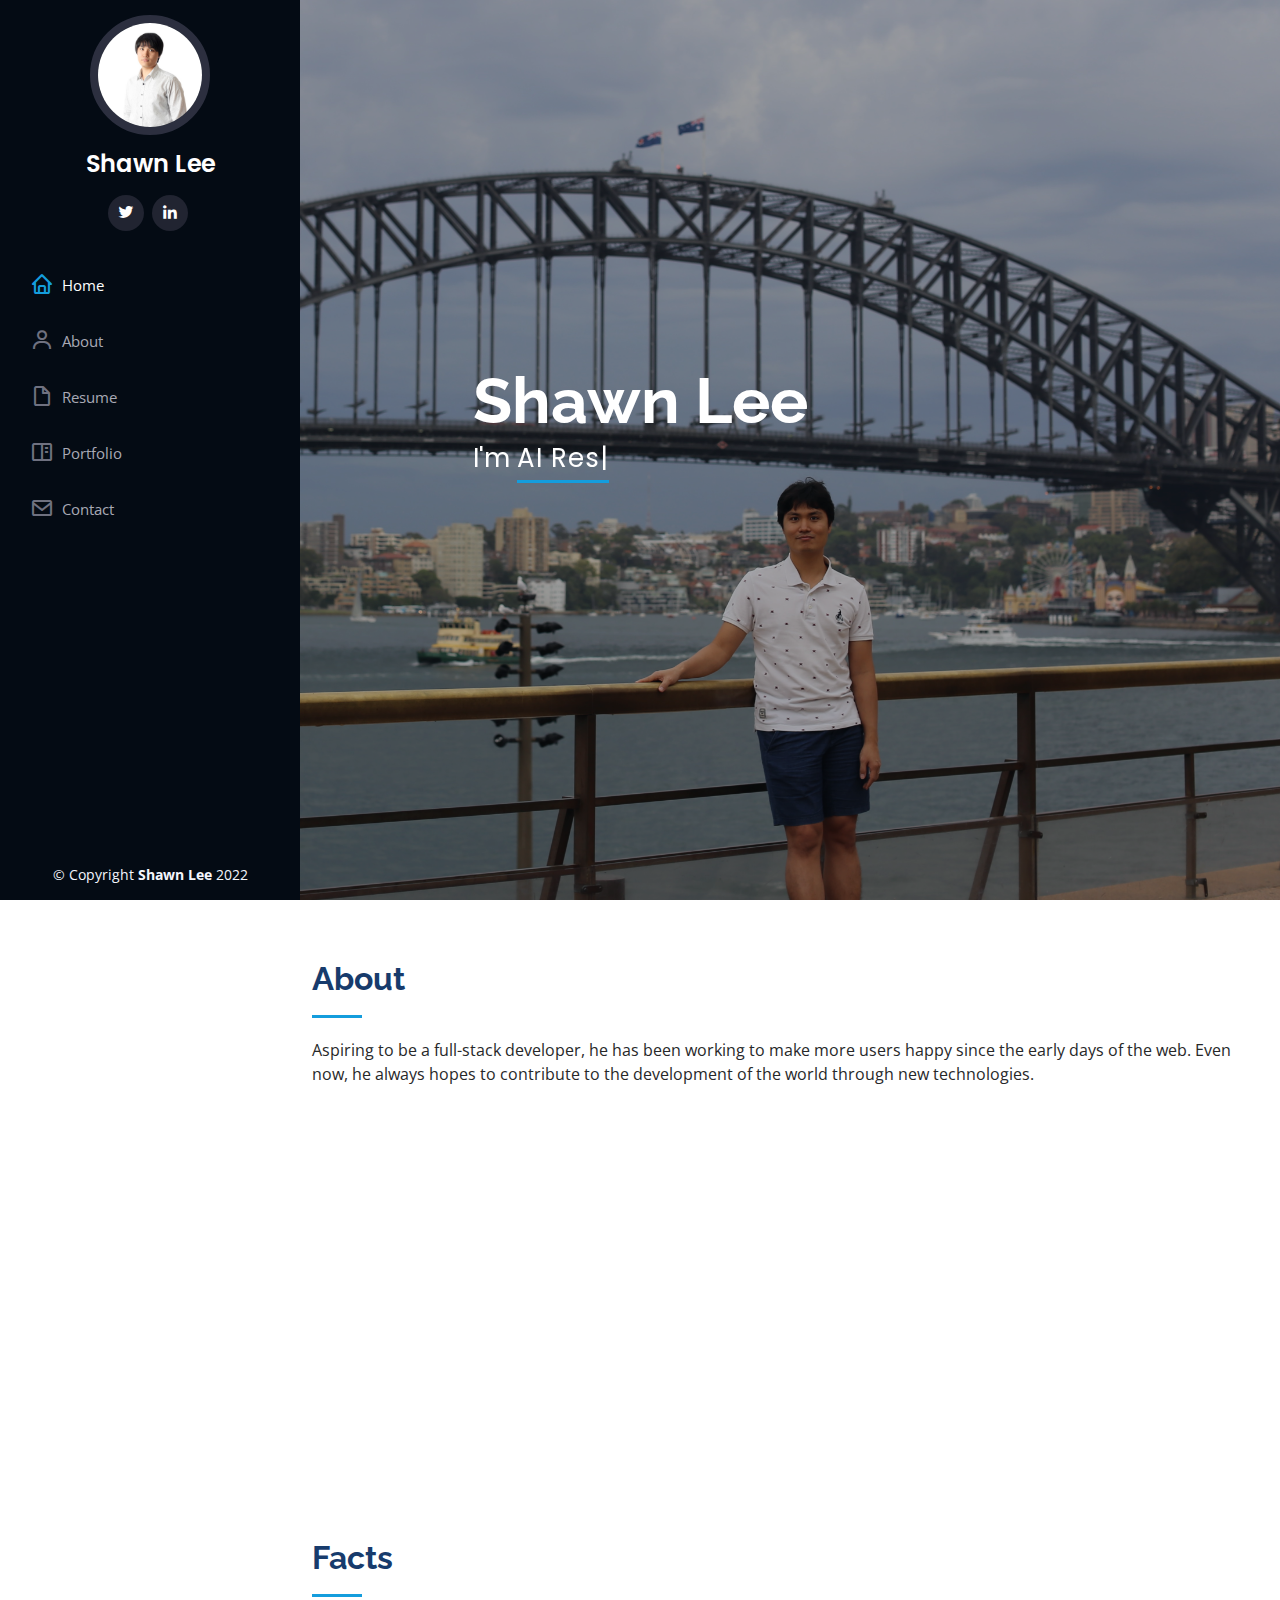
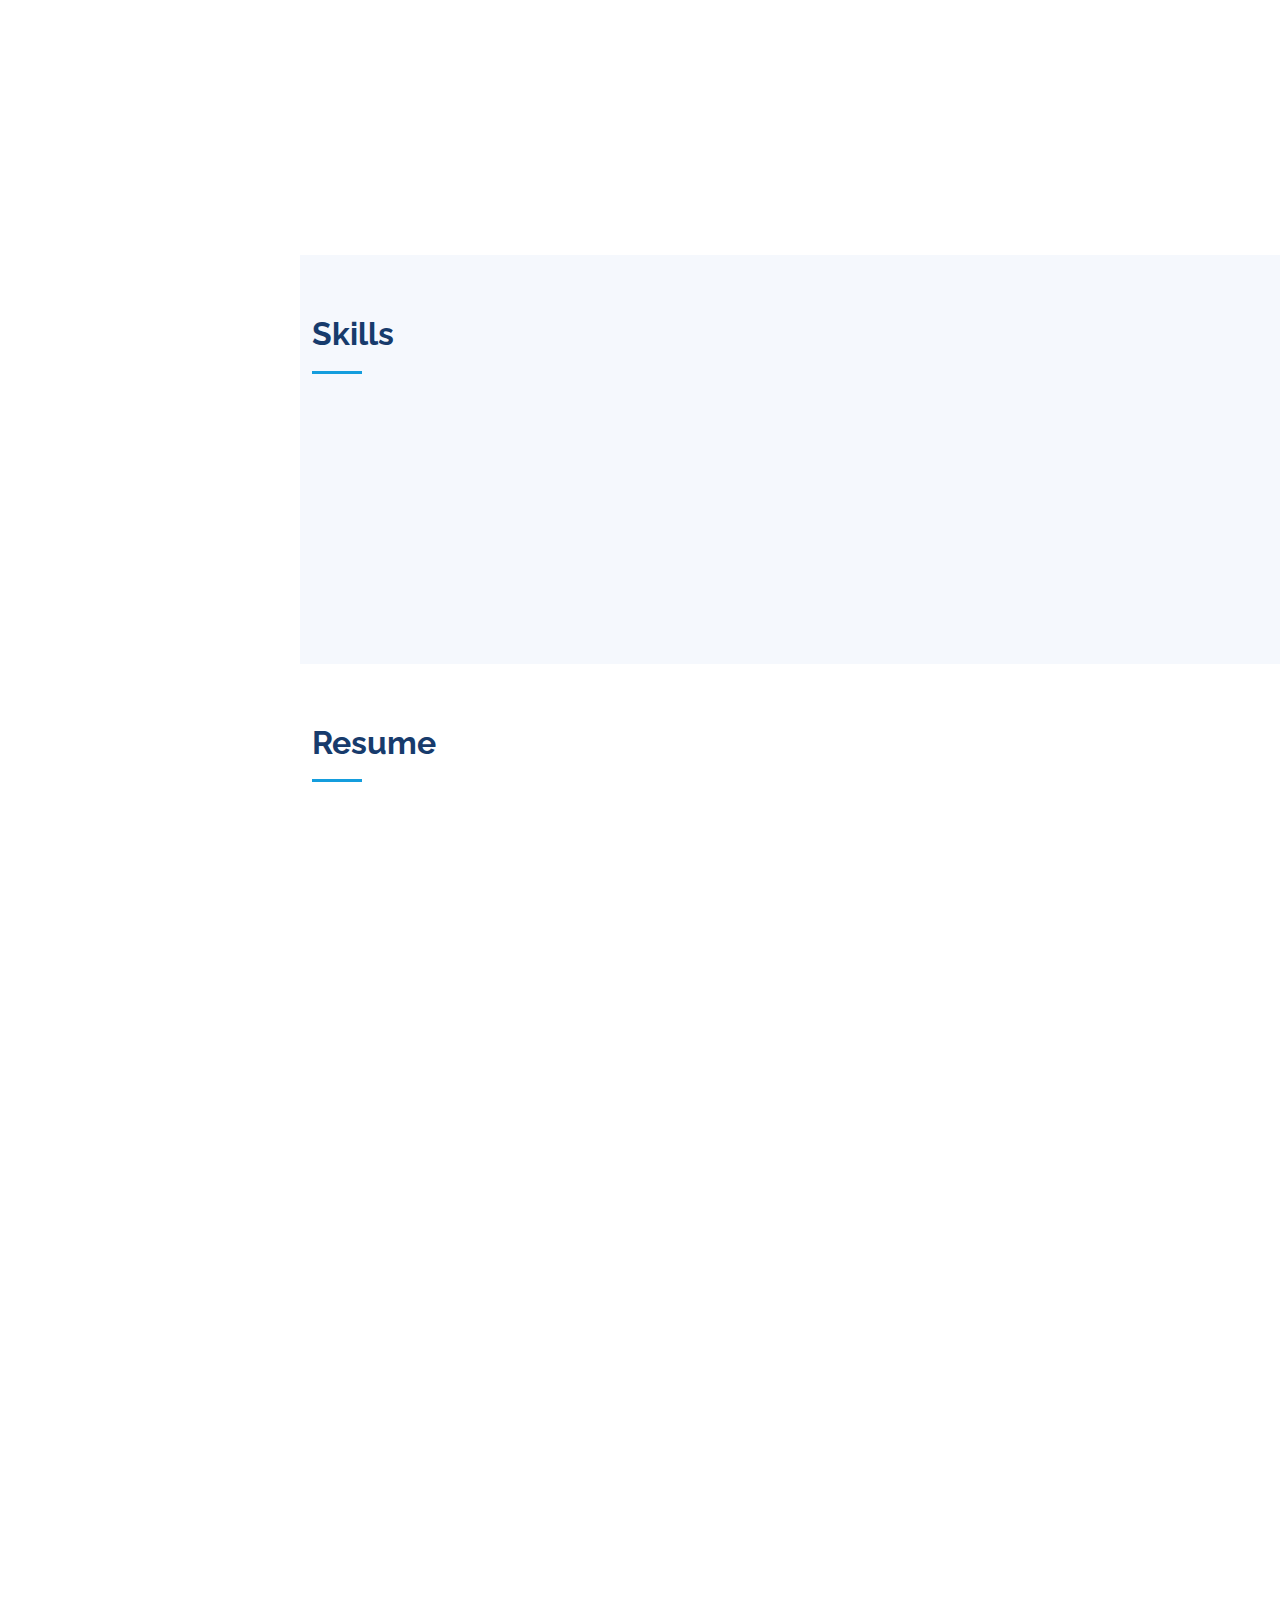
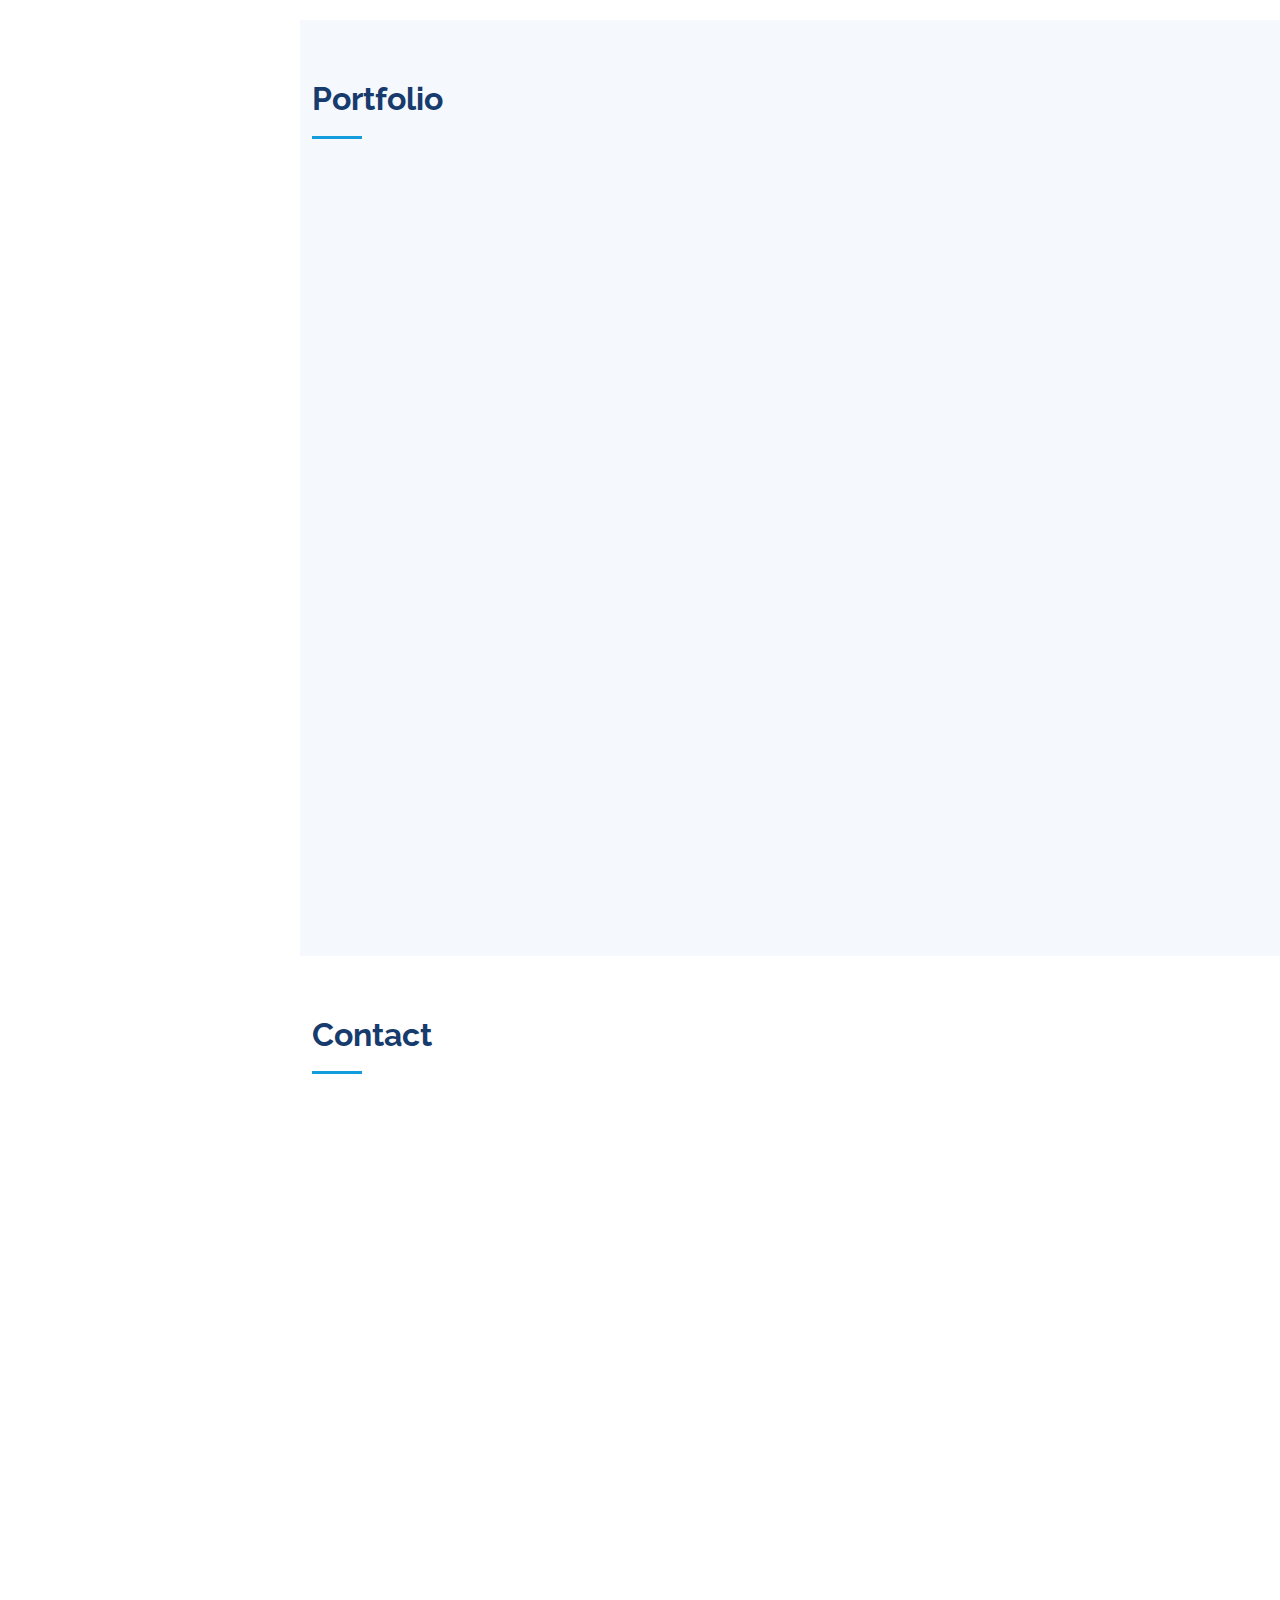
<file: portfolio/index.html>
<!DOCTYPE html>
<html lang="en">

<head>
  <meta charset="utf-8">
  <meta content="width=device-width, initial-scale=1.0" name="viewport">

  <title>Portfolio, Shawn Lee</title>
  <meta content="" name="description">
  <meta content="" name="keywords">

  <!-- Favicons -->
  <link href="assets/img/favicon.png" rel="icon">
  <link href="assets/img/apple-touch-icon.png" rel="apple-touch-icon">

  <!-- Google Fonts -->
  <link href="https://fonts.googleapis.com/css?family=Open+Sans:300,300i,400,400i,600,600i,700,700i|Raleway:300,300i,400,400i,500,500i,600,600i,700,700i|Poppins:300,300i,400,400i,500,500i,600,600i,700,700i" rel="stylesheet">

  <!-- Vendor CSS Files -->
  <link href="assets/vendor/aos/aos.css" rel="stylesheet">
  <link href="assets/vendor/bootstrap/css/bootstrap.min.css" rel="stylesheet">
  <link href="assets/vendor/bootstrap-icons/bootstrap-icons.css" rel="stylesheet">
  <link href="assets/vendor/boxicons/css/boxicons.min.css" rel="stylesheet">
  <link href="assets/vendor/glightbox/css/glightbox.min.css" rel="stylesheet">
  <link href="assets/vendor/swiper/swiper-bundle.min.css" rel="stylesheet">

  <!-- Template Main CSS File -->
  <link href="assets/css/style.css" rel="stylesheet">
</head>

<body>

  <!-- ======= Mobile nav toggle button ======= -->
  <i class="bi bi-list mobile-nav-toggle d-xl-none"></i>

  <!-- ======= Header ======= -->
  <header id="header">
    <div class="d-flex flex-column">

      <div class="profile">
        <img src="assets/img/profile-img.jpg" alt="" class="img-fluid rounded-circle">
        <h1 class="text-light"><a href="index.html">Shawn Lee</a></h1>
        <div class="social-links mt-3 text-center">
          <a href="https://twitter.com/amarese" class="twitter" target="_blank"><i class="bx bxl-twitter"></i></a>
          <a href="https://www.linkedin.com/in/shawn-lee-895423a9/" class="linkedin" target="_blank"><i class="bx bxl-linkedin"></i></a>
        </div>
      </div>

      <nav id="navbar" class="nav-menu navbar">
        <ul>
          <li><a href="#hero" class="nav-link scrollto active"><i class="bx bx-home"></i> <span>Home</span></a></li>
          <li><a href="#about" class="nav-link scrollto"><i class="bx bx-user"></i> <span>About</span></a></li>
          <li><a href="#resume" class="nav-link scrollto"><i class="bx bx-file-blank"></i> <span>Resume</span></a></li>
          <li><a href="#portfolio" class="nav-link scrollto"><i class="bx bx-book-content"></i> <span>Portfolio</span></a></li>
          <li><a href="#contact" class="nav-link scrollto"><i class="bx bx-envelope"></i> <span>Contact</span></a></li>
        </ul>
      </nav><!-- .nav-menu -->
    </div>
  </header><!-- End Header -->

  <!-- ======= Hero Section ======= -->
  <section id="hero" class="d-flex flex-column justify-content-center align-items-center">
    <div class="hero-container" data-aos="fade-in">
      <h1>Shawn Lee</h1>
      <p>I'm <span class="typed" data-typed-items="AI Researcher, Vision Engineer, Web Developer, Traveller"></span></p>
    </div>
  </section><!-- End Hero -->

  <main id="main">

    <!-- ======= About Section ======= -->
    <section id="about" class="about">
      <div class="container">

        <div class="section-title">
          <h2>About</h2>
          <p>Aspiring to be a full-stack developer, he has been working to make more users happy since the early days of the web. Even now, he always hopes to contribute to the development of the world through new technologies.</p>
        </div>

        <div class="row">
          <div class="col-lg-4" data-aos="fade-right">
            <img src="assets/img/profile-img.jpg" class="img-fluid" alt="">
          </div>
          <div class="col-lg-8 pt-4 pt-lg-0 content" data-aos="fade-left">
            <h3>Vision AI &amp; Web Developer.</h3>
            <p class="fst-italic">
              Worked 10 years as web developer, 5 years as api developer, now as Vision Engineer.
            </p>
            <div class="row">
              <div class="col-lg-6">
                <ul>
                  <li><i class="bi bi-chevron-right"></i> <strong>Birthday:</strong> <span>27 Apr</span></li>
                  <li><i class="bi bi-chevron-right"></i> <strong>Email:</strong> <span>amarese@</span></li>
                  <li><i class="bi bi-chevron-right"></i> <strong>City:</strong> <span>Seongnam-si, Gyeonggi-do, Korea</span></li>
                </ul>
              </div>
              <div class="col-lg-6">
                <ul>
                  <li><i class="bi bi-chevron-right"></i> <strong>Degree:</strong> <span>BA</span></li>
                  <li><i class="bi bi-chevron-right"></i> <strong>Major:</strong> <span>Electronic Engineering</span></li>
                  <li><i class="bi bi-chevron-right"></i> <strong>Univ.:</strong> <span>Seoul National University</span></li>
                </ul>
              </div>
            </div>
            <p>
              Major language is python, javascript, java and so on.
            </p>
          </div>
        </div>

      </div>
    </section><!-- End About Section -->

    <!-- ======= Facts Section ======= -->
    <section id="facts" class="facts">
      <div class="container">

        <div class="section-title">
          <h2>Facts</h2>
        </div>

        <div class="row no-gutters">

          <div class="col-lg-3 col-md-6 d-md-flex align-items-md-stretch" data-aos="fade-up">
            <div class="count-box">
              <i class="bi bi-calendar"></i>
              <span data-purecounter-start="0" data-purecounter-end="15" data-purecounter-duration="1" class="purecounter"></span>
              <p><strong>Years worked</strong> at single company</p>
            </div>
          </div>

          <div class="col-lg-3 col-md-6 d-md-flex align-items-md-stretch" data-aos="fade-up" data-aos-delay="100">
            <div class="count-box">
              <i class="bi bi-journal-richtext"></i>
              <span data-purecounter-start="0" data-purecounter-end="8" data-purecounter-duration="1" class="purecounter"></span>
              <p><strong>Projects</strong> enrolled on launching</p>
            </div>
          </div>

          <div class="col-lg-3 col-md-6 d-md-flex align-items-md-stretch" data-aos="fade-up" data-aos-delay="200">
            <div class="count-box">
              <i class="bi bi-headset"></i>
              <span data-purecounter-start="0" data-purecounter-end="32" data-purecounter-duration="1" class="purecounter"></span>
              <p><strong>Services</strong> as sustainer</p>
            </div>
          </div>

          <div class="col-lg-3 col-md-6 d-md-flex align-items-md-stretch" data-aos="fade-up" data-aos-delay="300">
            <div class="count-box">
              <i class="bi bi-people"></i>
              <span data-purecounter-start="0" data-purecounter-end="1000" data-purecounter-duration="1" class="purecounter"></span>
              <p><strong>Co-workers</strong> (much more than) </p>
            </div>
          </div>

        </div>

      </div>
    </section><!-- End Facts Section -->

    <!-- ======= Skills Section ======= -->
    <section id="skills" class="skills section-bg">
      <div class="container">

        <div class="section-title">
          <h2>Skills</h2>
        </div>

        <div class="row skills-content">

          <div class="col-lg-6" data-aos="fade-up">

            <div class="progress">
              <span class="skill">Python <i class="val">100%</i></span>
              <div class="progress-bar-wrap">
                <div class="progress-bar" role="progressbar" aria-valuenow="100" aria-valuemin="0" aria-valuemax="100"></div>
              </div>
            </div>

            <div class="progress">
              <span class="skill">Java <i class="val">100%</i></span>
              <div class="progress-bar-wrap">
                <div class="progress-bar" role="progressbar" aria-valuenow="100" aria-valuemin="0" aria-valuemax="100"></div>
              </div>
            </div>

            <div class="progress">
              <span class="skill">JavaScript <i class="val">80%</i></span>
              <div class="progress-bar-wrap">
                <div class="progress-bar" role="progressbar" aria-valuenow="80" aria-valuemin="0" aria-valuemax="100"></div>
              </div>
            </div>

          </div>

          <div class="col-lg-6" data-aos="fade-up" data-aos-delay="100">

            <div class="progress">
              <span class="skill">C <i class="val">80%</i></span>
              <div class="progress-bar-wrap">
                <div class="progress-bar" role="progressbar" aria-valuenow="80" aria-valuemin="0" aria-valuemax="100"></div>
              </div>
            </div>

            <div class="progress">
              <span class="skill">Lua <i class="val">40%</i></span>
              <div class="progress-bar-wrap">
                <div class="progress-bar" role="progressbar" aria-valuenow="40" aria-valuemin="0" aria-valuemax="100"></div>
              </div>
            </div>

            <div class="progress">
              <span class="skill">GL Shader <i class="val">55%</i></span>
              <div class="progress-bar-wrap">
                <div class="progress-bar" role="progressbar" aria-valuenow="55" aria-valuemin="0" aria-valuemax="100"></div>
              </div>
            </div>

          </div>

        </div>

      </div>
    </section><!-- End Skills Section -->

    <!-- ======= Resume Section ======= -->
    <section id="resume" class="resume">
      <div class="container">

        <div class="section-title">
          <h2>Resume</h2>
        </div>

        <div class="row">
          <div class="col-lg-6" data-aos="fade-up">
            <h3 class="resume-title">Sumary</h3>
            <div class="resume-item pb-0">
              <h4>Shawn Lee</h4>
              <p><em>Born in Seoul</em></p>
              <ul>
                <li>Lives in Seongnam-si</li>
                <li>amarese@</li>
              </ul>
            </div>

            <h3 class="resume-title">Education</h3>
            <div class="resume-item">
              <h4>Bachelor of Electronic Engineering</h4>
              <h5>2001 - 2008</h5>
              <p><em>Seoul National University</em></p>
            </div>
          </div>
          <div class="col-lg-6" data-aos="fade-up" data-aos-delay="100">
            <h3 class="resume-title">Professional Experience</h3>
            <div class="resume-item">
              <h4>Snow Corporation</h4>
              <h5>2016 - Present</h5>
              <ul>
                <li>Snow, B612, Stickerly</li>
                <li>python, java, lua</li>
              </ul>
            </div>
            <div class="resume-item">
              <h4>Camp Mobile</h4>
              <h5>2013 - 2016</h5>
              <ul>
                <li>Band, Dodol, Snow</li>
                <li>java, kotlin, swift</li>
              </ul>
            </div>
            <div class="resume-item">
              <h4>Naver Corporation</h4>
              <h5>2008 - 2013</h5>
              <ul>
                <li>Blog, Band</li>
                <li>java, python, objective-c</li>
              </ul>
            </div>
            <div class="resume-item">
              <h4>Naver Corporation</h4>
              <h5>2004 - 2006</h5>
              <ul>
                <li>Knowledge-iN, Dictionary</li>
                <li>PHP, c++, java</li>
              </ul>
            </div>
          </div>
        </div>

      </div>
    </section><!-- End Resume Section -->

    <!-- ======= Portfolio Section ======= -->
    <section id="portfolio" class="portfolio section-bg">
      <div class="container">

        <div class="section-title">
          <h2>Portfolio</h2>
        </div>

        <div class="row" data-aos="fade-up">
          <div class="col-lg-12 d-flex justify-content-center">
            <ul id="portfolio-flters">
              <li data-filter="*" class="filter-active">All</li>
              <li data-filter=".filter-web">Web</li>
              <li data-filter=".filter-app">App</li>
              <li data-filter=".filter-vision">Vision</li>
            </ul>
          </div>
        </div>

        <div class="row portfolio-container" data-aos="fade-up" data-aos-delay="100">

          <div class="col-lg-4 col-md-6 portfolio-item filter-web">
            <div class="portfolio-wrap">
              <img src="assets/img/portfolio/dic.png" class="img-fluid" alt="">
              <div class="portfolio-links">
                <a href="assets/img/portfolio/dic.png" data-gallery="portfolioGallery" class="portfolio-lightbox" title="Naver Dictionary"><i class="bx bx-plus"></i></a>
                <a href="https://dict.naver.com/" title="More Details"><i class="bx bx-link"></i></a>
              </div>
            </div>
          </div>

          <div class="col-lg-4 col-md-6 portfolio-item filter-web">
            <div class="portfolio-wrap">
              <img src="assets/img/portfolio/kin.png" class="img-fluid" alt="">
              <div class="portfolio-links">
                <a href="assets/img/portfolio/kin.png" data-gallery="portfolioGallery" class="portfolio-lightbox" title="Knowledge iN"><i class="bx bx-plus"></i></a>
                <a href="https://kin.naver.com/" title="More Details"><i class="bx bx-link"></i></a>
              </div>
            </div>
          </div>

          <div class="col-lg-4 col-md-6 portfolio-item filter-web filter-app">
            <div class="portfolio-wrap">
              <img src="assets/img/portfolio/blog.png" class="img-fluid" alt="">
              <div class="portfolio-links">
                <a href="assets/img/portfolio/blog.png" data-gallery="portfolioGallery" class="portfolio-lightbox" title="Blog, log your life."><i class="bx bx-plus"></i></a>
                <a href="https://section.blog.naver.com/" title="More Details"><i class="bx bx-link"></i></a>
              </div>
            </div>
          </div>

          <div class="col-lg-4 col-md-6 portfolio-item filter-app">
            <div class="portfolio-wrap">
              <img src="assets/img/portfolio/band.png" class="img-fluid" alt="">
              <div class="portfolio-links">
                <a href="assets/img/portfolio/band.png" data-gallery="portfolioGallery" class="portfolio-lightbox" title="Band, Where Leaders Communicate Better"><i class="bx bx-plus"></i></a>
                <a href="https://band.us" title="More Details"><i class="bx bx-link"></i></a>
              </div>
            </div>
          </div>

          <div class="col-lg-4 col-md-6 portfolio-item filter-app filter-vision">
            <div class="portfolio-wrap">
              <img src="assets/img/portfolio/snow.png" class="img-fluid" alt="">
              <div class="portfolio-links">
                <a href="assets/img/portfolio/snow.png" data-gallery="portfolioGallery" class="portfolio-lightbox" title="Snow, Make every moment special"><i class="bx bx-plus"></i></a>
                <a href="https://snow.me/" title="More Details"><i class="bx bx-link"></i></a>
              </div>
            </div>
          </div>

          <div class="col-lg-4 col-md-6 portfolio-item filter-vision">
            <div class="portfolio-wrap">
              <img src="assets/img/portfolio/b612.png" class="img-fluid" alt="">
              <div class="portfolio-links">
                <a href="assets/img/portfolio/b612.png" data-gallery="portfolioGallery" class="portfolio-lightbox" title="B612 Camera, Make each memory even more special. Beauty & Filter Camera"><i class="bx bx-plus"></i></a>
                <a href="https://b612.snow.me/" title="More Details"><i class="bx bx-link"></i></a>
              </div>
            </div>
          </div>
        </div>

      </div>
    </section><!-- End Portfolio Section -->

    <!-- ======= Contact Section ======= -->
    <section id="contact" class="contact">
      <div class="container">

        <div class="section-title">
          <h2>Contact</h2>
        </div>

        <div class="row" data-aos="fade-in">

          <div class="col-lg-5 d-flex align-items-stretch">
            <div class="info">
              <div class="address">
                <i class="bi bi-geo-alt"></i>
                <h4>Location:</h4>
                <p>131, Bundangnaegok-ro, Bundang-gu, Seongnam-si, Gyeonggi-do, 13529, Korea</p>
              </div>

              <div class="email">
                <i class="bi bi-envelope"></i>
                <h4>Email:</h4>
                <p>amarese@</p>
              </div>

              <iframe src="https://www.google.com/maps/embed?pb=!1m18!1m12!1m3!1d202718.81285927238!2d126.89427924081251!3d37.449353005971325!2m3!1f0!2f0!3f0!3m2!1i1024!2i768!4f13.1!3m3!1m2!1s0x357b59177658f9d3%3A0xca694e1f685712bb!2sTech%201%20tower!5e0!3m2!1sko!2skr!4v1664639358861!5m2!1sko!2skr" frameborder="0" style="border:0; width: 100%; height: 290px;" allowfullscreen></iframe>
            </div>

          </div>

          <div class="col-lg-7 mt-5 mt-lg-0 d-flex align-items-stretch">
            <form action="forms/contact.php" method="post" role="form" class="php-email-form">
              <div class="row">
                <div class="form-group col-md-6">
                  <label for="name">Your Name</label>
                  <input type="text" name="name" class="form-control" id="name" required>
                </div>
                <div class="form-group col-md-6">
                  <label for="name">Your Email</label>
                  <input type="email" class="form-control" name="email" id="email" required>
                </div>
              </div>
              <div class="form-group">
                <label for="name">Subject</label>
                <input type="text" class="form-control" name="subject" id="subject" required>
              </div>
              <div class="form-group">
                <label for="name">Message</label>
                <textarea class="form-control" name="message" rows="10" required></textarea>
              </div>
              <div class="my-3">
                <div class="loading">Loading</div>
                <div class="error-message"></div>
                <div class="sent-message">Your message has been sent. Thank you!</div>
              </div>
              <div class="text-center"><button type="submit">Send Message</button></div>
            </form>
          </div>

        </div>

      </div>
    </section><!-- End Contact Section -->

  </main><!-- End #main -->

  <!-- ======= Footer ======= -->
  <footer id="footer">
    <div class="container">
      <div class="copyright">
        &copy; Copyright <strong><span>Shawn Lee</span></strong> 2022
      </div>
    </div>
  </footer><!-- End  Footer -->

  <a href="#" class="back-to-top d-flex align-items-center justify-content-center"><i class="bi bi-arrow-up-short"></i></a>

  <!-- Vendor JS Files -->
  <script src="assets/vendor/purecounter/purecounter_vanilla.js"></script>
  <script src="assets/vendor/aos/aos.js"></script>
  <script src="assets/vendor/bootstrap/js/bootstrap.bundle.min.js"></script>
  <script src="assets/vendor/glightbox/js/glightbox.min.js"></script>
  <script src="assets/vendor/isotope-layout/isotope.pkgd.min.js"></script>
  <script src="assets/vendor/swiper/swiper-bundle.min.js"></script>
  <script src="assets/vendor/typed.js/typed.min.js"></script>
  <script src="assets/vendor/waypoints/noframework.waypoints.js"></script>
  <script src="assets/vendor/php-email-form/validate.js"></script>

  <!-- Template Main JS File -->
  <script src="assets/js/main.js"></script>

</body>

</html>
</file>
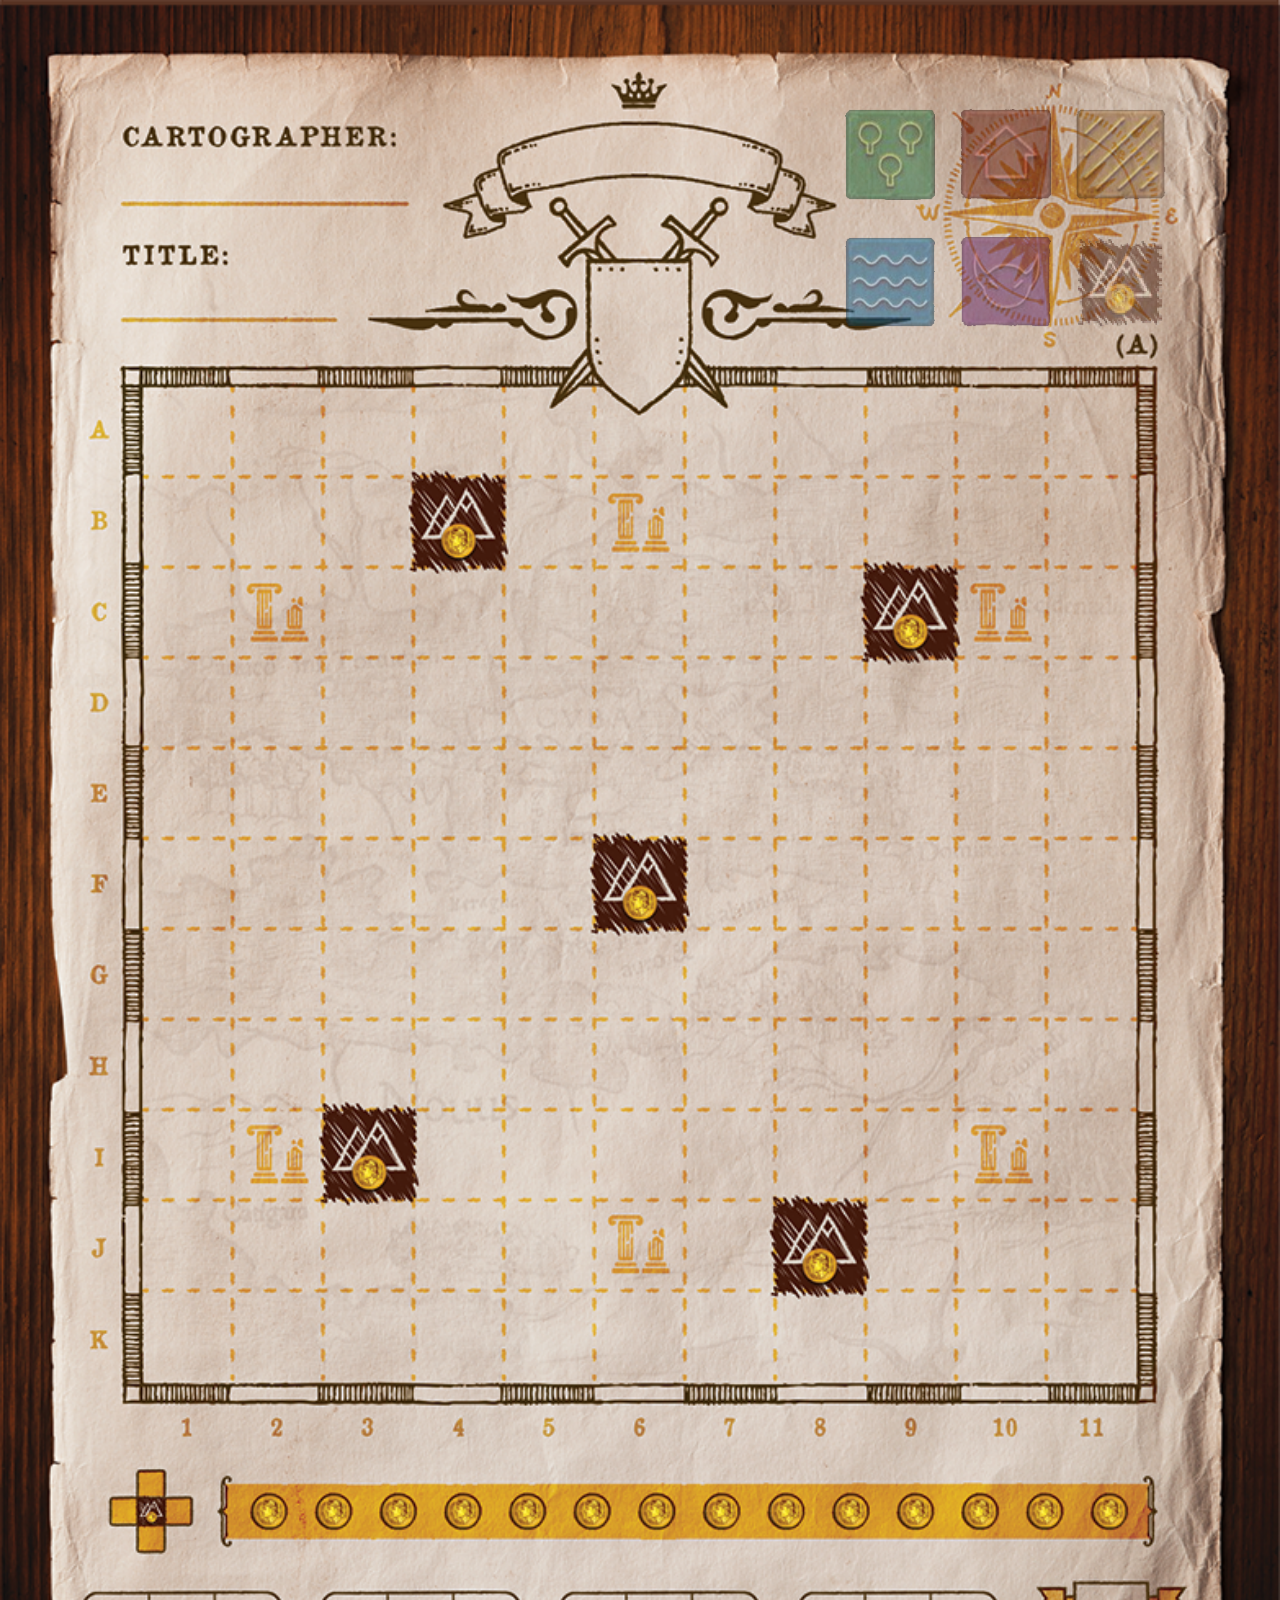
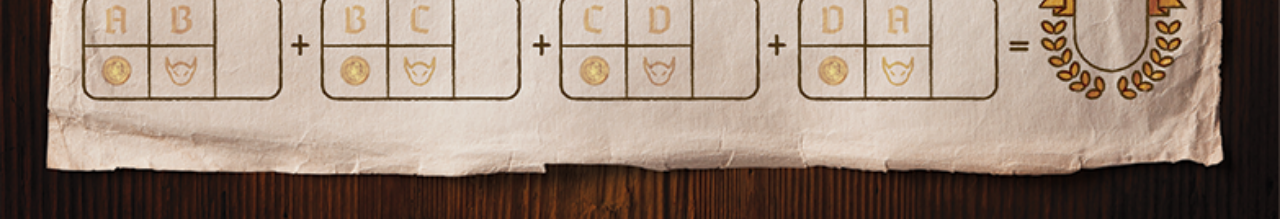
<file: boardgame/donotshare/cartographers.html>
<!DOCTYPE html>
<html lang="ko">

<head>
    <link href="https://fonts.googleapis.com/css?family=Bangers&display=swap" rel="stylesheet">
    <link href="https://fonts.googleapis.com/css?family=Stylish&display=swap" rel="stylesheet">
    <link href="https://fonts.googleapis.com/css?family=Sriracha&display=swap" rel="stylesheet">
    <link href="https://fonts.googleapis.com/css?family=Nanum+Pen+Script&display=swap" rel="stylesheet">
    <link href="cartographers.css" rel="stylesheet">


    <meta charset="UTF-8" name="viewport" content="width=device-width, initial-scale=1.0, user-scalable=yes" />
    <!--모바일페이지크기조절메타태그-->
    <title>지도 제작자들</title>
</head>

<body id="body">
    <div id="main" class="bgdiv">
    </div>
    
    <script type="text/javascript" src="cartographers5.js"></script>

</body>
</file>
<file: portfolio/assets/css/style.css>
/*--------------------------------------------------------------
# General
--------------------------------------------------------------*/
body {
  font-family: "Open Sans", sans-serif;
  color: #272829;
}

a {
  color: #149ddd;
  text-decoration: none;
}

a:hover {
  color: #37b3ed;
  text-decoration: none;
}

h1,
h2,
h3,
h4,
h5,
h6 {
  font-family: "Raleway", sans-serif;
}

/*--------------------------------------------------------------
# Back to top button
--------------------------------------------------------------*/
.back-to-top {
  position: fixed;
  visibility: hidden;
  opacity: 0;
  right: 15px;
  bottom: 15px;
  z-index: 996;
  background: #149ddd;
  width: 40px;
  height: 40px;
  border-radius: 50px;
  transition: all 0.4s;
}

.back-to-top i {
  font-size: 28px;
  color: #fff;
  line-height: 0;
}

.back-to-top:hover {
  background: #2eafec;
  color: #fff;
}

.back-to-top.active {
  visibility: visible;
  opacity: 1;
}

/*--------------------------------------------------------------
# Header
--------------------------------------------------------------*/
#header {
  position: fixed;
  top: 0;
  left: 0;
  bottom: 0;
  width: 300px;
  transition: all ease-in-out 0.5s;
  z-index: 9997;
  transition: all 0.5s;
  padding: 0 15px;
  background: #040b14;
  overflow-y: auto;
}

#header .profile img {
  margin: 15px auto;
  display: block;
  width: 120px;
  border: 8px solid #2c2f3f;
}

#header .profile h1 {
  font-size: 24px;
  margin: 0;
  padding: 0;
  font-weight: 600;
  -moz-text-align-last: center;
  text-align-last: center;
  font-family: "Poppins", sans-serif;
}

#header .profile h1 a,
#header .profile h1 a:hover {
  color: #fff;
  text-decoration: none;
}

#header .profile .social-links a {
  font-size: 18px;
  display: inline-block;
  background: #212431;
  color: #fff;
  line-height: 1;
  padding: 8px 0;
  margin-right: 4px;
  border-radius: 50%;
  text-align: center;
  width: 36px;
  height: 36px;
  transition: 0.3s;
}

#header .profile .social-links a:hover {
  background: #149ddd;
  color: #fff;
  text-decoration: none;
}

#main {
  margin-left: 300px;
}

@media (max-width: 1199px) {
  #header {
    left: -300px;
  }

  #main {
    margin-left: 0;
  }
}

/*--------------------------------------------------------------
# Navigation Menu
--------------------------------------------------------------*/
/* Desktop Navigation */
.nav-menu {
  padding: 30px 0 0 0;
}

.nav-menu * {
  margin: 0;
  padding: 0;
  list-style: none;
}

.nav-menu>ul>li {
  position: relative;
  white-space: nowrap;
}

.nav-menu a,
.nav-menu a:focus {
  display: flex;
  align-items: center;
  color: #a8a9b4;
  padding: 12px 15px;
  margin-bottom: 8px;
  transition: 0.3s;
  font-size: 15px;
}

.nav-menu a i,
.nav-menu a:focus i {
  font-size: 24px;
  padding-right: 8px;
  color: #6f7180;
}

.nav-menu a:hover,
.nav-menu .active,
.nav-menu .active:focus,
.nav-menu li:hover>a {
  text-decoration: none;
  color: #fff;
}

.nav-menu a:hover i,
.nav-menu .active i,
.nav-menu .active:focus i,
.nav-menu li:hover>a i {
  color: #149ddd;
}

/* Mobile Navigation */
.mobile-nav-toggle {
  position: fixed;
  right: 15px;
  top: 15px;
  z-index: 9998;
  border: 0;
  font-size: 24px;
  transition: all 0.4s;
  outline: none !important;
  background-color: #149ddd;
  color: #fff;
  width: 40px;
  height: 40px;
  display: inline-flex;
  align-items: center;
  justify-content: center;
  line-height: 0;
  border-radius: 50px;
  cursor: pointer;
}

.mobile-nav-active {
  overflow: hidden;
}

.mobile-nav-active #header {
  left: 0;
}

/*--------------------------------------------------------------
# Hero Section
--------------------------------------------------------------*/
#hero {
  width: 100%;
  height: 100vh;
  background: url("../img/hero-bg.jpg") top center;
  background-size: cover;
}

#hero:before {
  content: "";
  background: rgba(5, 13, 24, 0.3);
  position: absolute;
  bottom: 0;
  top: 0;
  left: 0;
  right: 0;
  z-index: 1;
}

#hero .hero-container {
  position: relative;
  z-index: 2;
  min-width: 300px;
}

#hero h1 {
  margin: 0 0 10px 0;
  font-size: 64px;
  font-weight: 700;
  line-height: 56px;
  color: #fff;
}

#hero p {
  color: #fff;
  margin-bottom: 50px;
  font-size: 26px;
  font-family: "Poppins", sans-serif;
}

#hero p span {
  color: #fff;
  padding-bottom: 4px;
  letter-spacing: 1px;
  border-bottom: 3px solid #149ddd;
}

@media (min-width: 1024px) {
  #hero {
    background-attachment: fixed;
  }
}

@media (max-width: 768px) {
  #hero h1 {
    font-size: 28px;
    line-height: 36px;
  }

  #hero h2 {
    font-size: 18px;
    line-height: 24px;
    margin-bottom: 30px;
  }
}

/*--------------------------------------------------------------
# Sections General
--------------------------------------------------------------*/
section {
  padding: 60px 0;
  overflow: hidden;
}

.section-bg {
  background: #f5f8fd;
}

.section-title {
  padding-bottom: 30px;
}

.section-title h2 {
  font-size: 32px;
  font-weight: bold;
  margin-bottom: 20px;
  padding-bottom: 20px;
  position: relative;
  color: #173b6c;
}

.section-title h2::after {
  content: "";
  position: absolute;
  display: block;
  width: 50px;
  height: 3px;
  background: #149ddd;
  bottom: 0;
  left: 0;
}

.section-title p {
  margin-bottom: 0;
}

/*--------------------------------------------------------------
# About
--------------------------------------------------------------*/
.about .content h3 {
  font-weight: 700;
  font-size: 26px;
  color: #173b6c;
}

.about .content ul {
  list-style: none;
  padding: 0;
}

.about .content ul li {
  margin-bottom: 20px;
  display: flex;
  align-items: center;
}

.about .content ul strong {
  margin-right: 10px;
}

.about .content ul i {
  font-size: 16px;
  margin-right: 5px;
  color: #149ddd;
  line-height: 0;
}

.about .content p:last-child {
  margin-bottom: 0;
}

/*--------------------------------------------------------------
# Facts
--------------------------------------------------------------*/
.facts {
  padding-bottom: 30px;
}

.facts .count-box {
  padding: 30px;
  width: 100%;
}

.facts .count-box i {
  display: block;
  font-size: 44px;
  color: #149ddd;
  float: left;
  line-height: 0;
}

.facts .count-box span {
  font-size: 48px;
  line-height: 40px;
  display: block;
  font-weight: 700;
  color: #050d18;
  margin-left: 60px;
}

.facts .count-box p {
  padding: 15px 0 0 0;
  margin: 0 0 0 60px;
  font-family: "Raleway", sans-serif;
  font-size: 14px;
  color: #122f57;
}

.facts .count-box a {
  font-weight: 600;
  display: block;
  margin-top: 20px;
  color: #122f57;
  font-size: 15px;
  font-family: "Poppins", sans-serif;
  transition: ease-in-out 0.3s;
}

.facts .count-box a:hover {
  color: #1f5297;
}

/*--------------------------------------------------------------
# Akills
--------------------------------------------------------------*/
.skills .progress {
  height: 60px;
  display: block;
  background: none;
  border-radius: 0;
}

.skills .progress .skill {
  padding: 0;
  margin: 0 0 6px 0;
  text-transform: uppercase;
  display: block;
  font-weight: 600;
  font-family: "Poppins", sans-serif;
  color: #050d18;
}

.skills .progress .skill .val {
  float: right;
  font-style: normal;
}

.skills .progress-bar-wrap {
  background: #dce8f8;
  height: 10px;
}

.skills .progress-bar {
  width: 1px;
  height: 10px;
  transition: 0.9s;
  background-color: #149ddd;
}

/*--------------------------------------------------------------
# Resume
--------------------------------------------------------------*/
.resume .resume-title {
  font-size: 26px;
  font-weight: 700;
  margin-top: 20px;
  margin-bottom: 20px;
  color: #050d18;
}

.resume .resume-item {
  padding: 0 0 20px 20px;
  margin-top: -2px;
  border-left: 2px solid #1f5297;
  position: relative;
}

.resume .resume-item h4 {
  line-height: 18px;
  font-size: 18px;
  font-weight: 600;
  text-transform: uppercase;
  font-family: "Poppins", sans-serif;
  color: #050d18;
  margin-bottom: 10px;
}

.resume .resume-item h5 {
  font-size: 16px;
  background: #e4edf9;
  padding: 5px 15px;
  display: inline-block;
  font-weight: 600;
  margin-bottom: 10px;
}

.resume .resume-item ul {
  padding-left: 20px;
}

.resume .resume-item ul li {
  padding-bottom: 10px;
}

.resume .resume-item:last-child {
  padding-bottom: 0;
}

.resume .resume-item::before {
  content: "";
  position: absolute;
  width: 16px;
  height: 16px;
  border-radius: 50px;
  left: -9px;
  top: 0;
  background: #fff;
  border: 2px solid #1f5297;
}

/*--------------------------------------------------------------
# Portfolio
--------------------------------------------------------------*/
.portfolio .portfolio-item {
  margin-bottom: 30px;
}

.portfolio #portfolio-flters {
  padding: 0;
  margin: 0 auto 35px auto;
  list-style: none;
  text-align: center;
  background: #fff;
  border-radius: 50px;
  padding: 2px 15px;
}

.portfolio #portfolio-flters li {
  cursor: pointer;
  display: inline-block;
  padding: 10px 15px 8px 15px;
  font-size: 14px;
  font-weight: 600;
  line-height: 1;
  text-transform: uppercase;
  color: #272829;
  margin-bottom: 5px;
  transition: all 0.3s ease-in-out;
}

.portfolio #portfolio-flters li:hover,
.portfolio #portfolio-flters li.filter-active {
  color: #149ddd;
}

.portfolio #portfolio-flters li:last-child {
  margin-right: 0;
}

.portfolio .portfolio-wrap {
  transition: 0.3s;
  position: relative;
  overflow: hidden;
  z-index: 1;
}

.portfolio .portfolio-wrap::before {
  content: "";
  background: rgba(255, 255, 255, 0.5);
  position: absolute;
  left: 0;
  right: 0;
  top: 0;
  bottom: 0;
  transition: all ease-in-out 0.3s;
  z-index: 2;
  opacity: 0;
}

.portfolio .portfolio-wrap .portfolio-links {
  opacity: 1;
  left: 0;
  right: 0;
  bottom: -60px;
  z-index: 3;
  position: absolute;
  transition: all ease-in-out 0.3s;
  display: flex;
  justify-content: center;
}

.portfolio .portfolio-wrap .portfolio-links a {
  color: #fff;
  font-size: 28px;
  text-align: center;
  background: rgba(20, 157, 221, 0.75);
  transition: 0.3s;
  width: 50%;
}

.portfolio .portfolio-wrap .portfolio-links a:hover {
  background: rgba(20, 157, 221, 0.95);
}

.portfolio .portfolio-wrap .portfolio-links a+a {
  border-left: 1px solid #37b3ed;
}

.portfolio .portfolio-wrap:hover::before {
  top: 0;
  left: 0;
  right: 0;
  bottom: 0;
  opacity: 1;
}

.portfolio .portfolio-wrap:hover .portfolio-links {
  opacity: 1;
  bottom: 0;
}

/*--------------------------------------------------------------
# Portfolio Details
--------------------------------------------------------------*/
.portfolio-details {
  padding-top: 40px;
}

.portfolio-details .portfolio-details-slider img {
  width: 100%;
}

.portfolio-details .portfolio-details-slider .swiper-pagination {
  margin-top: 20px;
  position: relative;
}

.portfolio-details .portfolio-details-slider .swiper-pagination .swiper-pagination-bullet {
  width: 12px;
  height: 12px;
  background-color: #fff;
  opacity: 1;
  border: 1px solid #149ddd;
}

.portfolio-details .portfolio-details-slider .swiper-pagination .swiper-pagination-bullet-active {
  background-color: #149ddd;
}

.portfolio-details .portfolio-info {
  padding: 30px;
  box-shadow: 0px 0 30px rgba(5, 13, 24, 0.08);
}

.portfolio-details .portfolio-info h3 {
  font-size: 22px;
  font-weight: 700;
  margin-bottom: 20px;
  padding-bottom: 20px;
  border-bottom: 1px solid #eee;
}

.portfolio-details .portfolio-info ul {
  list-style: none;
  padding: 0;
  font-size: 15px;
}

.portfolio-details .portfolio-info ul li+li {
  margin-top: 10px;
}

.portfolio-details .portfolio-description {
  padding-top: 30px;
}

.portfolio-details .portfolio-description h2 {
  font-size: 26px;
  font-weight: 700;
  margin-bottom: 20px;
}

.portfolio-details .portfolio-description p {
  padding: 0;
}

/*--------------------------------------------------------------
# Services
--------------------------------------------------------------*/
.services .icon-box {
  margin-bottom: 20px;
}

.services .icon {
  float: left;
  display: flex;
  align-items: center;
  justify-content: center;
  width: 54px;
  height: 54px;
  background: #149ddd;
  border-radius: 50%;
  transition: 0.5s;
  border: 1px solid #149ddd;
}

.services .icon i {
  color: #fff;
  font-size: 24px;
  line-height: 0;
}

.services .icon-box:hover .icon {
  background: #fff;
}

.services .icon-box:hover .icon i {
  color: #149ddd;
}

.services .title {
  margin-left: 80px;
  font-weight: 700;
  margin-bottom: 15px;
  font-size: 18px;
}

.services .title a {
  color: #343a40;
}

.services .title a:hover {
  color: #149ddd;
}

.services .description {
  margin-left: 80px;
  line-height: 24px;
  font-size: 14px;
}

/*--------------------------------------------------------------
# Testimonials
--------------------------------------------------------------*/
.testimonials .testimonials-carousel,
.testimonials .testimonials-slider {
  overflow: hidden;
}

.testimonials .testimonial-item {
  box-sizing: content-box;
  text-align: center;
  min-height: 320px;
}

.testimonials .testimonial-item .testimonial-img {
  width: 90px;
  border-radius: 50%;
  margin: 0 auto;
}

.testimonials .testimonial-item h3 {
  font-size: 18px;
  font-weight: bold;
  margin: 10px 0 5px 0;
  color: #111;
}

.testimonials .testimonial-item h4 {
  font-size: 14px;
  color: #999;
  margin: 0;
}

.testimonials .testimonial-item .quote-icon-left,
.testimonials .testimonial-item .quote-icon-right {
  color: #c3e8fa;
  font-size: 26px;
}

.testimonials .testimonial-item .quote-icon-left {
  display: inline-block;
  left: -5px;
  position: relative;
}

.testimonials .testimonial-item .quote-icon-right {
  display: inline-block;
  right: -5px;
  position: relative;
  top: 10px;
}

.testimonials .testimonial-item p {
  font-style: italic;
  margin: 0 15px 15px 15px;
  padding: 20px;
  background: #fff;
  position: relative;
  margin-bottom: 35px;
  border-radius: 6px;
  box-shadow: 0px 2px 15px rgba(0, 0, 0, 0.1);
}

.testimonials .testimonial-item p::after {
  content: "";
  width: 0;
  height: 0;
  border-top: 20px solid #fff;
  border-right: 20px solid transparent;
  border-left: 20px solid transparent;
  position: absolute;
  bottom: -20px;
  left: calc(50% - 20px);
}

.testimonials .swiper-pagination {
  margin-top: 20px;
  position: relative;
}

.testimonials .swiper-pagination .swiper-pagination-bullet {
  width: 12px;
  height: 12px;
  background-color: #fff;
  opacity: 1;
  border: 1px solid #149ddd;
}

.testimonials .swiper-pagination .swiper-pagination-bullet-active {
  background-color: #149ddd;
}

/*--------------------------------------------------------------
# Contact
--------------------------------------------------------------*/
.contact {
  padding-bottom: 130px;
}

.contact .info {
  padding: 30px;
  background: #fff;
  width: 100%;
  box-shadow: 0 0 24px 0 rgba(0, 0, 0, 0.12);
}

.contact .info i {
  font-size: 20px;
  color: #149ddd;
  float: left;
  width: 44px;
  height: 44px;
  background: #dff3fc;
  display: flex;
  justify-content: center;
  align-items: center;
  border-radius: 50px;
  transition: all 0.3s ease-in-out;
}

.contact .info h4 {
  padding: 0 0 0 60px;
  font-size: 22px;
  font-weight: 600;
  margin-bottom: 5px;
  color: #050d18;
}

.contact .info p {
  padding: 0 0 10px 60px;
  margin-bottom: 20px;
  font-size: 14px;
  color: #173b6c;
}

.contact .info .email p {
  padding-top: 5px;
}

.contact .info .social-links {
  padding-left: 60px;
}

.contact .info .social-links a {
  font-size: 18px;
  display: inline-block;
  background: #333;
  color: #fff;
  line-height: 1;
  padding: 8px 0;
  border-radius: 50%;
  text-align: center;
  width: 36px;
  height: 36px;
  transition: 0.3s;
  margin-right: 10px;
}

.contact .info .social-links a:hover {
  background: #149ddd;
  color: #fff;
}

.contact .info .email:hover i,
.contact .info .address:hover i,
.contact .info .phone:hover i {
  background: #149ddd;
  color: #fff;
}

.contact .php-email-form {
  width: 100%;
  padding: 30px;
  background: #fff;
  box-shadow: 0 0 24px 0 rgba(0, 0, 0, 0.12);
}

.contact .php-email-form .form-group {
  padding-bottom: 8px;
}

.contact .php-email-form .validate {
  display: none;
  color: red;
  margin: 0 0 15px 0;
  font-weight: 400;
  font-size: 13px;
}

.contact .php-email-form .error-message {
  display: none;
  color: #fff;
  background: #ed3c0d;
  text-align: left;
  padding: 15px;
  font-weight: 600;
}

.contact .php-email-form .error-message br+br {
  margin-top: 25px;
}

.contact .php-email-form .sent-message {
  display: none;
  color: #fff;
  background: #18d26e;
  text-align: center;
  padding: 15px;
  font-weight: 600;
}

.contact .php-email-form .loading {
  display: none;
  background: #fff;
  text-align: center;
  padding: 15px;
}

.contact .php-email-form .loading:before {
  content: "";
  display: inline-block;
  border-radius: 50%;
  width: 24px;
  height: 24px;
  margin: 0 10px -6px 0;
  border: 3px solid #18d26e;
  border-top-color: #eee;
  -webkit-animation: animate-loading 1s linear infinite;
  animation: animate-loading 1s linear infinite;
}

.contact .php-email-form .form-group {
  margin-bottom: 15px;
}

.contact .php-email-form label {
  padding-bottom: 8px;
}

.contact .php-email-form input,
.contact .php-email-form textarea {
  border-radius: 0;
  box-shadow: none;
  font-size: 14px;
}

.contact .php-email-form input {
  height: 44px;
}

.contact .php-email-form textarea {
  padding: 10px 15px;
}

.contact .php-email-form button[type=submit] {
  background: #149ddd;
  border: 0;
  padding: 10px 24px;
  color: #fff;
  transition: 0.4s;
  border-radius: 4px;
}

.contact .php-email-form button[type=submit]:hover {
  background: #37b3ed;
}

@-webkit-keyframes animate-loading {
  0% {
    transform: rotate(0deg);
  }

  100% {
    transform: rotate(360deg);
  }
}

@keyframes animate-loading {
  0% {
    transform: rotate(0deg);
  }

  100% {
    transform: rotate(360deg);
  }
}

/*--------------------------------------------------------------
# Breadcrumbs
--------------------------------------------------------------*/
.breadcrumbs {
  padding: 20px 0;
  background: #f9f9f9;
}

.breadcrumbs h2 {
  font-size: 26px;
  font-weight: 300;
}

.breadcrumbs ol {
  display: flex;
  flex-wrap: wrap;
  list-style: none;
  padding: 0;
  margin: 0;
  font-size: 15px;
}

.breadcrumbs ol li+li {
  padding-left: 10px;
}

.breadcrumbs ol li+li::before {
  display: inline-block;
  padding-right: 10px;
  color: #0e2442;
  content: "/";
}

@media (max-width: 768px) {
  .breadcrumbs .d-flex {
    display: block !important;
  }

  .breadcrumbs ol {
    display: block;
  }

  .breadcrumbs ol li {
    display: inline-block;
  }
}

/*--------------------------------------------------------------
# Footer
--------------------------------------------------------------*/
#footer {
  padding: 15px;
  color: #f4f6fd;
  font-size: 14px;
  position: fixed;
  left: 0;
  bottom: 0;
  width: 300px;
  z-index: 9999;
  background: #040b14;
}

#footer .copyright {
  text-align: center;
}

#footer .credits {
  padding-top: 5px;
  text-align: center;
  font-size: 13px;
  color: #eaebf0;
}

@media (max-width: 1199px) {
  #footer {
    position: static;
    width: auto;
    padding-right: 20px 15px;
  }
}
</file>
<file: boardgame/donotshare/cartographers.css>
.bgdiv {
    background-image: url("img/subMapA.png");
    background-repeat: no-repeat;
    background-size: 100%;
    border: 0px;
    margin: 0px;
    padding: 0px;
}

body{
    border: 0px;
    margin: 0px;
    padding: 0px;
}


.mapTiles{
    border: 0px;
    background-color: transparent;
    margin: 0px;
    padding:0px;
    position: absolute;
    font-weight: bolder;
}

.textScore{
    border: 0px;
    background-color: transparent;
    margin: 0px;
    padding:0px;
    position: absolute;
    font-weight: bolder;
    text-align: center;
    text-align-last: center;
    font-family: 'Sriracha', cursive;
}
</file>
